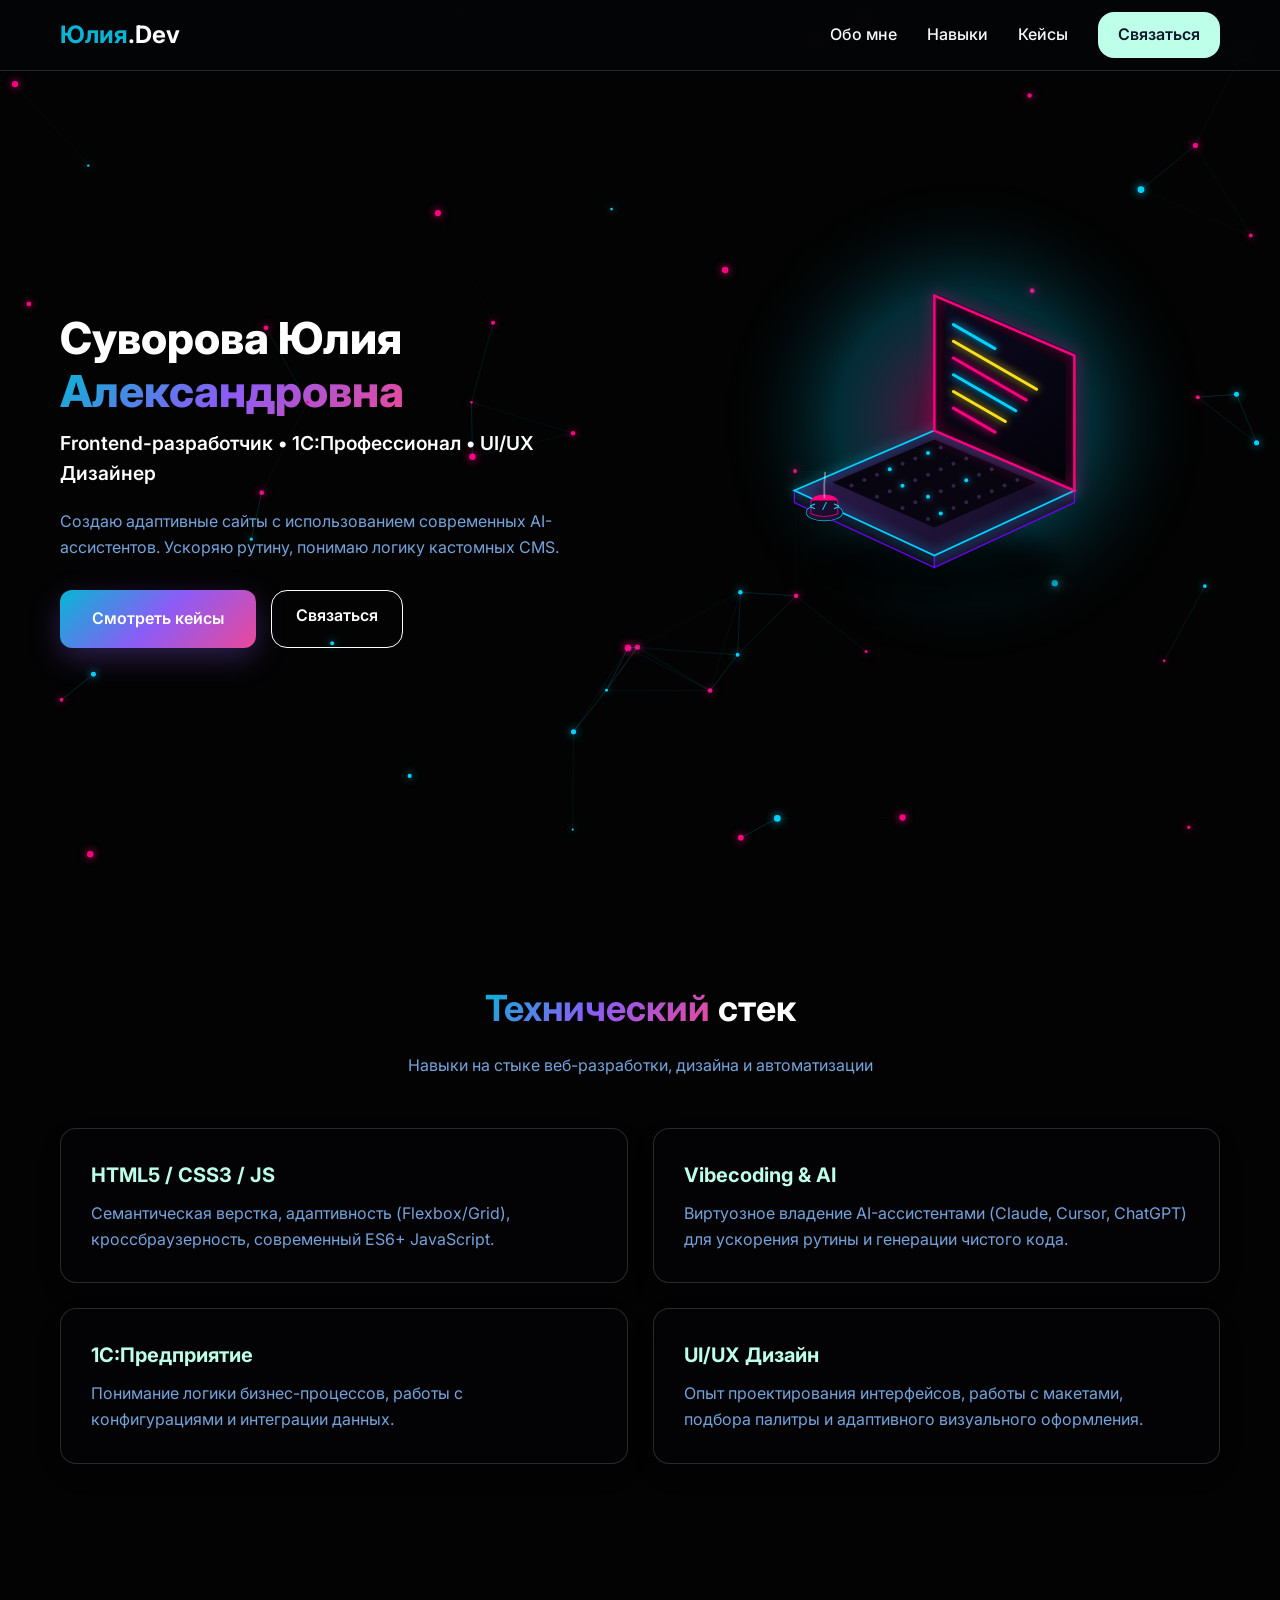
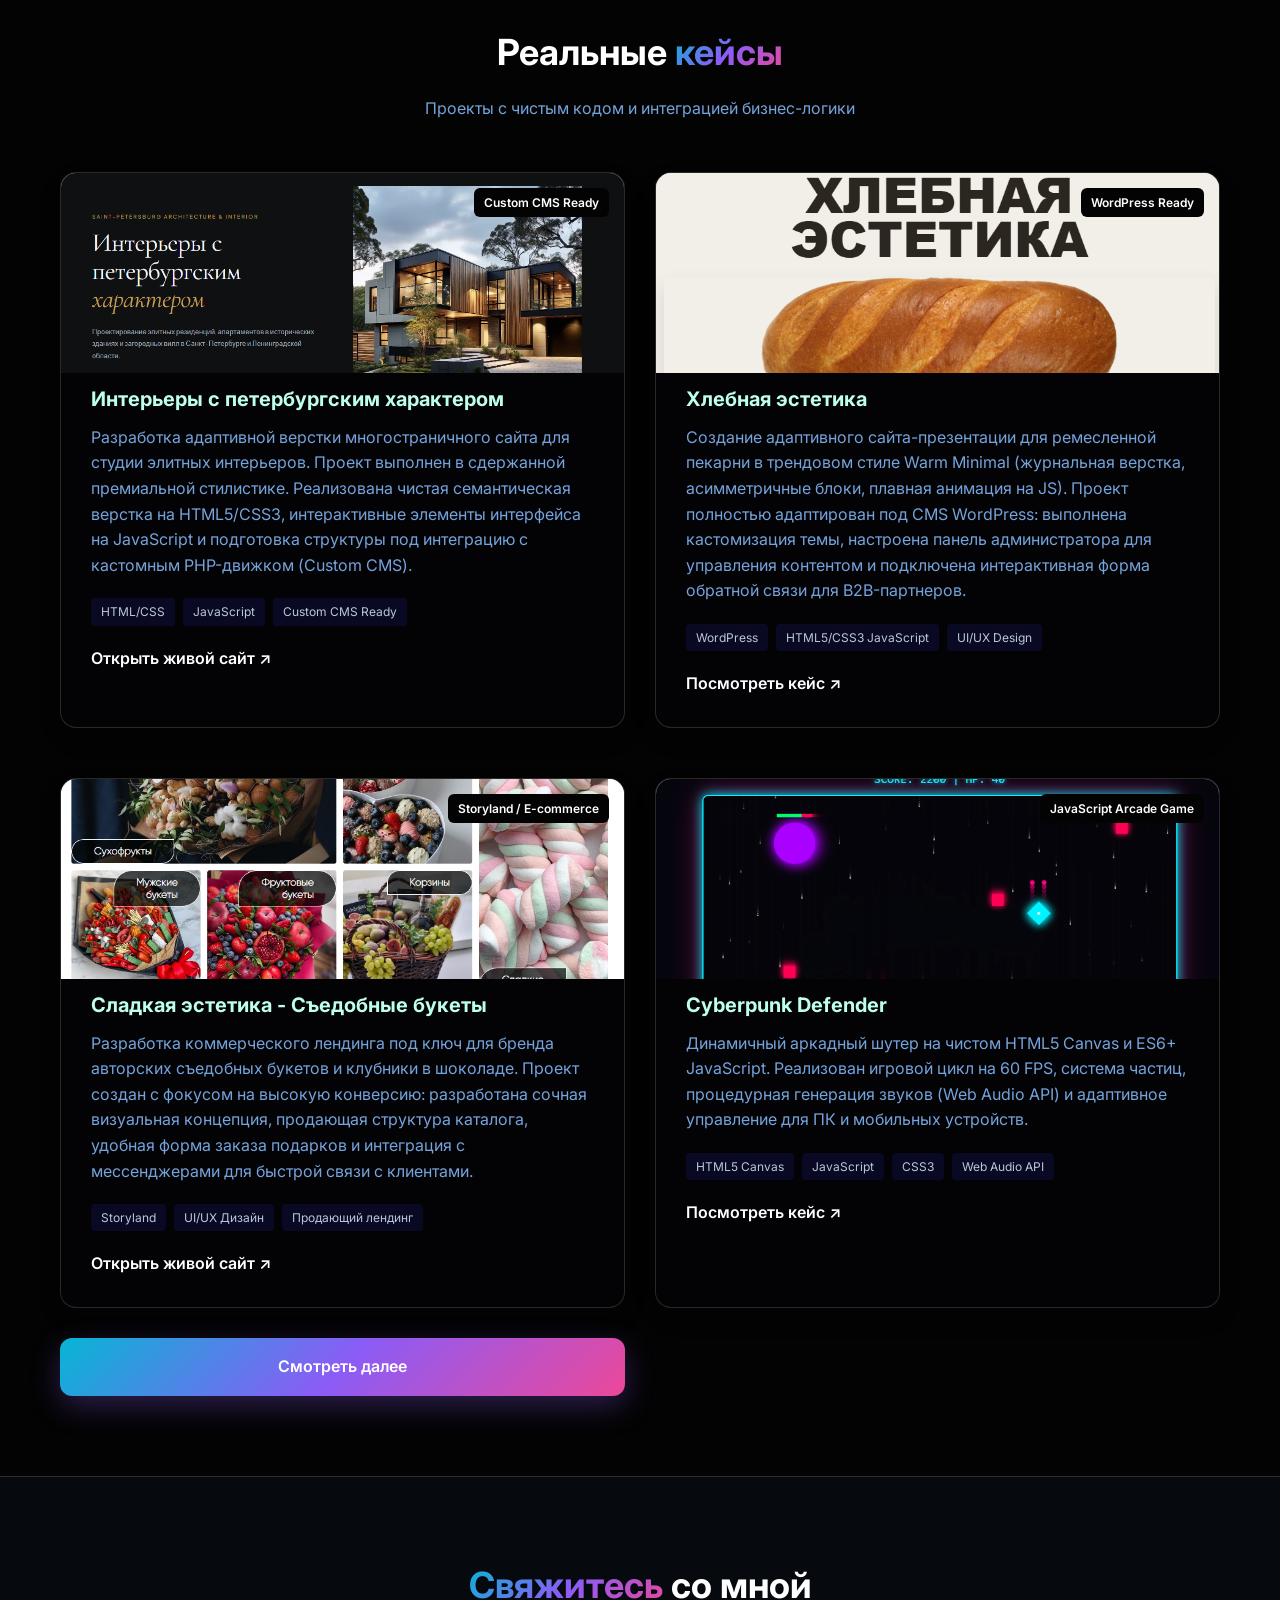
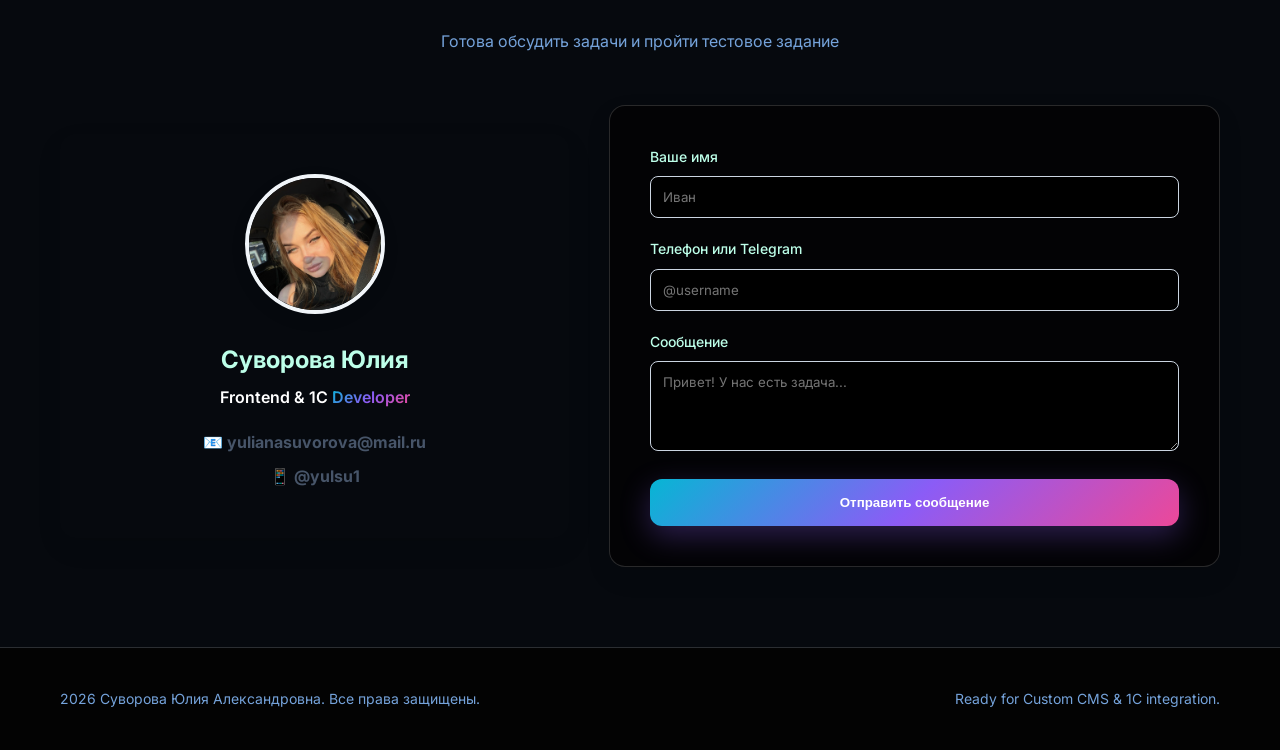
<file: index.html>
<!DOCTYPE html>
<html lang="ru">
<head>
    <meta charset="UTF-8">
    <meta name="viewport" content="width=device-width, initial-scale=1.0">
    <title>Суворова Юлия Александровна | Frontend & 1C Developer</title>
    <meta name="description" content="Портфолио: Суворова Юлия Александровна. Фронтенд, 1С, Дизайн.">
    <!-- Стили -->
    <link rel="stylesheet" href="style.css?v=3">
    <!-- Шрифты (Inter) -->
    <link rel="preconnect" href="https://fonts.googleapis.com">
    <link rel="preconnect" href="https://fonts.gstatic.com" crossorigin>
    <link href="https://fonts.googleapis.com/css2?family=Inter:wght@300;400;500;600;700;800&display=swap" rel="stylesheet">
</head>
<body>

    <!-- Шапка сайта -->
    <header class="header">
        <div class="container header__container">
            <a href="#" class="logo"><span>Юлия</span>.Dev</a>
            <nav class="nav" id="navMenu">
                <a href="#about" class="nav__link">Обо мне</a>
                <a href="#skills" class="nav__link">Навыки</a>
                <a href="#portfolio" class="nav__link">Кейсы</a>
                <a href="#contact" class="nav__link nav__link--btn">Связаться</a>
            </nav>
            <button class="burger" id="burgerBtn" aria-label="Открыть меню">
                <span></span>
                <span></span>
                <span></span>
            </button>
        </div>
    </header>

    <main>
          <!-- Главный экран (Hero): Текст слева, длинный код справа -->
        <section class="hero" id="about">
            <div class="container hero__container-main">
                
                <!-- Левая колонка: Текст -->
                <div class="hero__content">
                    <h1 class="hero__title">Суворова Юлия <span class="gradient-text">Александровна</span></h1>
                    <p class="hero__subtitle-role">Frontend-разработчик • 1С:Профессионал • UI/UX Дизайнер</p>
                    <p class="hero__desc">
                        Создаю адаптивные сайты с использованием современных AI-ассистентов. Ускоряю рутину, понимаю логику кастомных CMS.
                    </p>
                    <div class="hero__actions">
                        <a href="#portfolio" class="btn btn--primary">Смотреть кейсы</a>
                        <a href="#contact" class="btn btn--outline">Связаться</a>
                    </div>
                </div>
              <canvas id="fullCanvasBg"></canvas>
              <div class="empty-right-block"></div>  

            </div>
        </section> 

        <!-- Блок навыков -->
        <section class="skills" id="skills">
            <div class="container">
                <h2 class="section-title"><span class="gradient-text">Технический</span> стек</h2>
                <p class="section-subtitle">Навыки на стыке веб-разработки, дизайна и автоматизации</p>
                <div class="skills__grid">
                    <div class="skill-card">
                        <h3>HTML5 / CSS3 / JS</h3>
                        <p>Семантическая верстка, адаптивность (Flexbox/Grid), кроссбраузерность, современный ES6+ JavaScript.</p>
                    </div>
                    <div class="skill-card">
                        <h3>Vibecoding & AI</h3>
                        <p>Виртуозное владение AI-ассистентами (Claude, Cursor, ChatGPT) для ускорения рутины и генерации чистого кода.</p>
                    </div>
                    <div class="skill-card">
                        <h3>1С:Предприятие</h3>
                        <p>Понимание логики бизнес-процессов, работы с конфигурациями и интеграции данных.</p>
                    </div>
                    <div class="skill-card">
                        <h3>UI/UX Дизайн</h3>
                        <p>Опыт проектирования интерфейсов, работы с макетами, подбора палитры и адаптивного визуального оформления.</p>
                    </div>
                </div>
            </div>
        </section>

        <!-- Портфолио (Кейсы) -->
        <section class="portfolio" id="portfolio">
            <div class="container">
                <h2 class="section-title">Реальные <span class="gradient-text">кейсы</span></h2>
                <p class="section-subtitle">Проекты с чистым кодом и интеграцией бизнес-логики</p>
                
                <div class="portfolio__grid">
                    <article class="project-card">
                        <div class="project-card__img-wrap">
                            <div class="project-badge">Custom CMS Ready</div>
                            <div class="mockup-screen"><img src="spb.png" alt="spb"></div>
                        </div>
                        <div class="project-card__body">
                            <h3>Интерьеры с петербургским характером</h3>
                            <p>Разработка адаптивной верстки многостраничного сайта для студии элитных интерьеров. Проект выполнен в сдержанной премиальной стилистике. Реализована чистая семантическая верстка на HTML5/CSS3, интерактивные элементы интерфейса на JavaScript и подготовка структуры под интеграцию с кастомным PHP-движком (Custom CMS).</p>
                            <div class="tags">
                                <span>HTML/CSS</span>
                                <span>JavaScript</span>
                                <span>Custom CMS Ready</span>
                            </div>
                            <a href="https://yulianasu.github.io/SBPSite/" target="_blank" class="project-link">Открыть живой сайт ↗</a>
                        </div>
                    </article>

                    <article class="project-card">
                        <div class="project-card__img-wrap">
                            <div class="project-badge">WordPress Ready</div>
                            <div class="mockup-screen"><img src="baget.png" alt="Baget"></div>
                        </div>
                        <div class="project-card__body">
                            <h3>Хлебная эстетика</h3>
                            <p>Создание адаптивного сайта-презентации для ремесленной пекарни в трендовом стиле Warm Minimal (журнальная верстка, асимметричные блоки, плавная анимация на JS). Проект полностью адаптирован под CMS WordPress: выполнена кастомизация темы, настроена панель администратора для управления контентом и подключена интерактивная форма обратной связи для B2B-партнеров.</p>
                            <div class="tags">
                                <span>WordPress</span>
                                <span>HTML5/CSS3 JavaScript</span>
                                <span>UI/UX Design</span>
                            </div>
                            <a href="https://yulianasu.github.io/Bakery/" target="_blank" class="project-link">Посмотреть кейс ↗</a>
                        </div>
                    </article>
                </div>

                <p class="section-subtitle"></p>
                
                <div class="portfolio__grid">
                    <article class="project-card">
                        <div class="project-card__img-wrap">
                            <div class="project-badge">Storyland / E-commerce</div>
                            <div class="mockup-screen"><img src="moisait.png" alt="MYsite"></div>
                        </div>
                        <div class="project-card__body">
                            <h3>Сладкая эстетика - Съедобные букеты </h3>
                            <p>Разработка коммерческого лендинга под ключ для бренда авторских съедобных букетов и клубники в шоколаде. Проект создан с фокусом на высокую конверсию: разработана сочная визуальная концепция, продающая структура каталога, удобная форма заказа подарков и интеграция с мессенджерами для быстрой связи с клиентами.</p>
                            <div class="tags">
                                <span>Storyland</span>
                                <span>UI/UX Дизайн </span>
                                <span>Продающий лендинг</span>
                            </div>
                            <a href="https://dolceestetica.ru" target="_blank" class="project-link">Открыть живой сайт ↗</a>
                        </div>
                    </article>

                    <article class="project-card">
                        <div class="project-card__img-wrap">
                            <div class="project-badge">JavaScript Arcade Game</div>
                            <div class="mockup-screen"><img src="Game.png" alt="Cyperpunk Defender"></div>
                        </div>
                        <div class="project-card__body">
                            <h3>Cyberpunk Defender</h3>
                            <p>Динамичный аркадный шутер на чистом HTML5 Canvas и ES6+ JavaScript. Реализован игровой цикл на 60 FPS, система частиц, процедурная генерация звуков (Web Audio API) и адаптивное управление для ПК и мобильных устройств.</p>
                            <div class="tags">
                                <span>HTML5 Canvas</span>
                                <span>JavaScript</span>
                                <span>CSS3</span>
                                <span>Web Audio API</span>
                            </div>
                            <a href="https://yulianasu.github.io/cyberpunk/" target="_blank" class="project-link">Посмотреть кейс ↗</a>
                        </div>
                    </article>
                   <a href="case.html" class = "btn btn--primary">Смотреть далее</a>
                </div>
            </div>
        </section>

        <!-- Контакты -->
         <!-- Контакты: Фото слева, форма справа -->
        <section class="contact" id="contact">
            <div class="container">
                <h2 class="section-title"><span class="gradient-text">Свяжитесь </span> со мной</h2>
                <p class="section-subtitle">Готова обсудить задачи и пройти тестовое задание</p>
                
                <div class="contact__container-new">
                    
                    <!-- Слева: Ваша фотография и контакты -->
                    <div class="contact__photo-box">
                        <!-- Убедитесь, что фото называется photo.jpg или photo.png -->
                        <img src="Yulia.png" alt="Суворова Юлия Александровна" class="contact__real-photo">
                        <h3 class="contact__name">Суворова Юлия</h3>
                        <p class="contact__role">Frontend & 1C <span class="gradient-text">Developer</span></p>
                        <div class="contact-details">
                            <p>📧 <strong>yulianasuvorova@mail.ru</strong></p>
                            <p>📱 <strong>@yulsu1</strong></p>
                        </div>
                    </div>
                <form class="contact-form" id="contactForm">
                    <div class="form-group">
                        <label for="name">Ваше имя</label>
                        <input type="text" id="name" required placeholder="Иван">
                    </div>
                    <div class="form-group">
                        <label for="contact-info">Телефон или Telegram</label>
                        <input type="text" id="contact-info" required placeholder="@username">
                    </div>
                    <div class="form-group">
                        <label for="message">Сообщение</label>
                        <textarea id="message" rows="4" placeholder="Привет! У нас есть задача..."></textarea>
                    </div>
                    <button type="submit" class="btn btn--primary btn--full">Отправить сообщение</button>
                </form>
            </div>
        </section>
    </main>

    <!-- Футер -->
    <footer class="footer">
        <div class="container footer__container">
            <p>2026 Суворова Юлия Александровна. Все права защищены.</p>
            <p>Ready for Custom CMS & 1C integration.</p>
        </div>
    </footer>

    <!-- Скрипты -->
    <script src="app.js"></script>
</body>
</html>
</file>
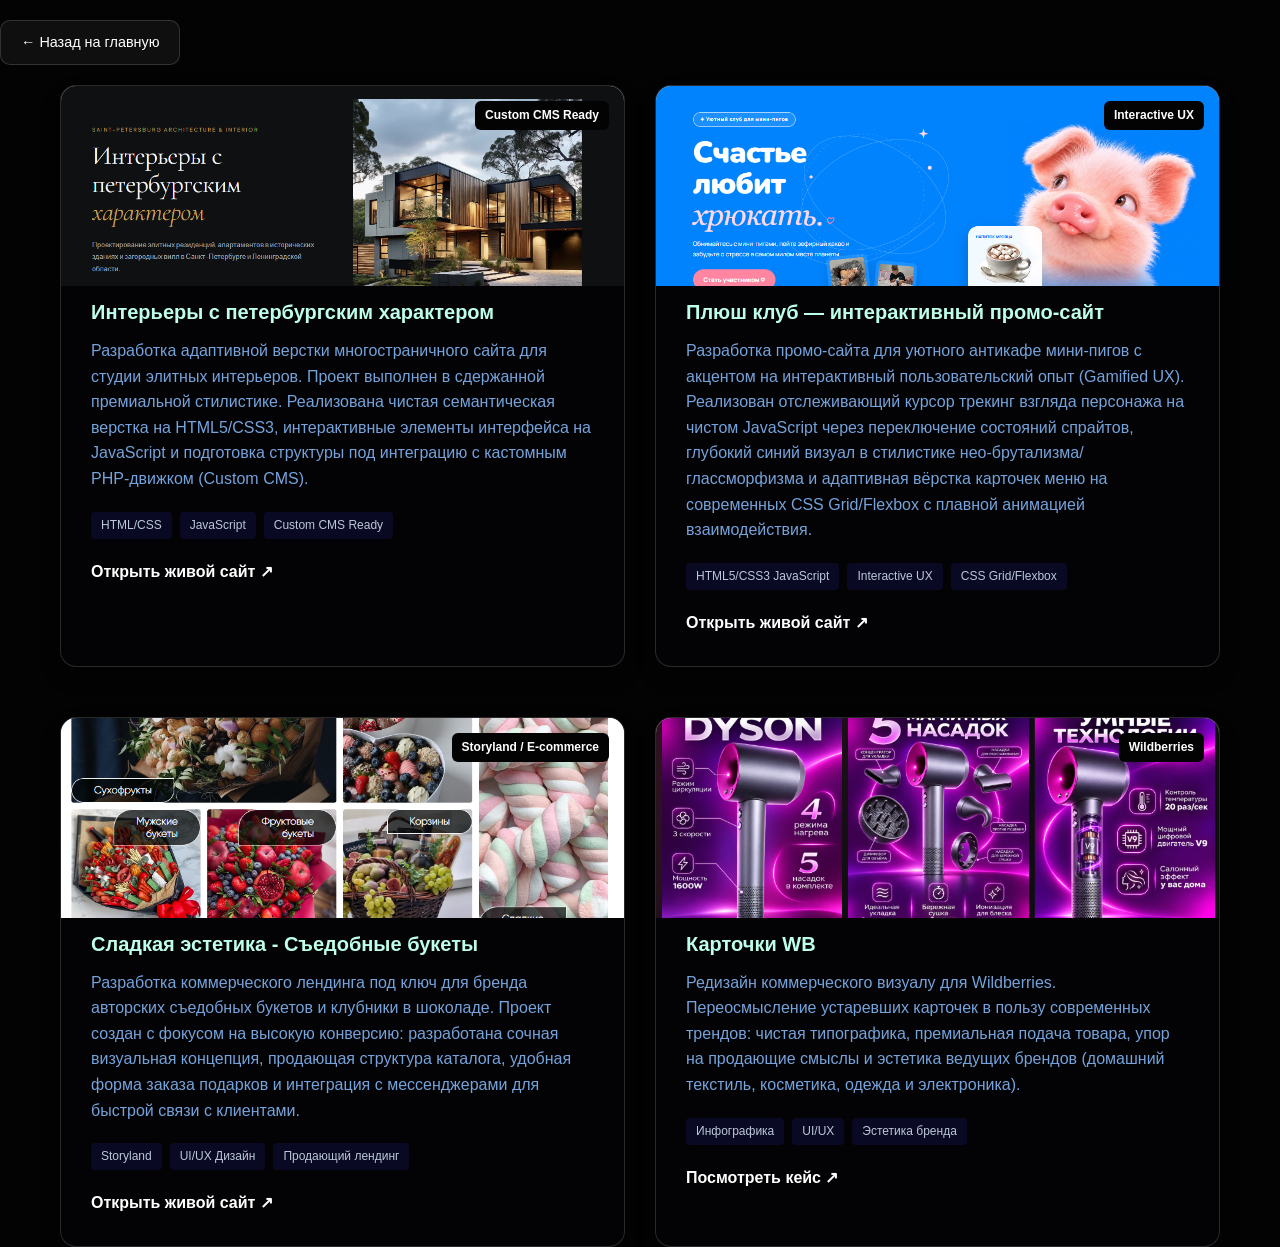
<file: case.html>
<!DOCTYPE html>
<html lang="ru">
<head>
    <meta charset="UTF-8">
    <meta name="viewport" content="width=device-width, initial-scale=1.0">
    <title>Кейсы Суворова</title>
    <link rel="stylesheet" href="style.css?v=3">
</head>
<body>

    <div class="back">
        <!-- Кнопка назад -->
        <a href="index.html" class="back-btn">
            ← Назад на главную
        </a>
    </div>

     <div class="container">                  
                <div class="portfolio__grid">
                    <article class="project-card">
                        <div class="project-card__img-wrap">
                            <div class="project-badge">Custom CMS Ready</div>
                            <div class="mockup-screen"><img src="spb.png" alt="spb"></div>
                        </div>
                        <div class="project-card__body">
                            <h3>Интерьеры с петербургским характером</h3>
                            <p>Разработка адаптивной верстки многостраничного сайта для студии элитных интерьеров. Проект выполнен в сдержанной премиальной стилистике. Реализована чистая семантическая верстка на HTML5/CSS3, интерактивные элементы интерфейса на JavaScript и подготовка структуры под интеграцию с кастомным PHP-движком (Custom CMS).</p>
                            <div class="tags">
                                <span>HTML/CSS</span>
                                <span>JavaScript</span>
                                <span>Custom CMS Ready</span>
                            </div>
                            <a href="https://yulianasu.github.io/SBPSite/" target="_blank" class="project-link">Открыть живой сайт ↗</a>
                        </div>
                    </article>

                    <article class="project-card">
                        <div class="project-card__img-wrap">
                            <div class="project-badge">Interactive UX</div>
                            <div class="mockup-screen"><img src="pig.png" alt="Baget"></div>
                        </div>
                        <div class="project-card__body">
                            <h3>Плюш клуб — интерактивный промо-сайт</h3>
                            <p>Разработка промо-сайта для уютного антикафе мини-пигов с акцентом на интерактивный пользовательский опыт (Gamified UX). Реализован отслеживающий курсор трекинг взгляда персонажа на чистом JavaScript через переключение состояний спрайтов, глубокий синий визуал в стилистике нео-брутализма/глассморфизма и адаптивная вёрстка карточек меню на современных CSS Grid/Flexbox с плавной анимацией взаимодействия.</p>
                            <div class="tags">
                                <span>HTML5/CSS3 JavaScript</span>
                                <span>Interactive UX</span>
                                <span>CSS Grid/Flexbox</span>
                            </div>
                            <a href="https://yulianasu.github.io/pig" target="_blank" class="project-link">Открыть живой сайт ↗</a>
                        </div>
                    </article>
                </div>
<p class="section-subtitle"></p>
                
                <div class="portfolio__grid">
                    <article class="project-card">
                        <div class="project-card__img-wrap">
                            <div class="project-badge">Storyland / E-commerce</div>
                            <div class="mockup-screen"><img src="moisait.png" alt="MYsite"></div>
                        </div>
                        <div class="project-card__body">
                            <h3>Сладкая эстетика - Съедобные букеты </h3>
                            <p>Разработка коммерческого лендинга под ключ для бренда авторских съедобных букетов и клубники в шоколаде. Проект создан с фокусом на высокую конверсию: разработана сочная визуальная концепция, продающая структура каталога, удобная форма заказа подарков и интеграция с мессенджерами для быстрой связи с клиентами.</p>
                            <div class="tags">
                                <span>Storyland</span>
                                <span>UI/UX Дизайн </span>
                                <span>Продающий лендинг</span>
                            </div>
                            <a href="https://dolceestetica.ru" target="_blank" class="project-link">Открыть живой сайт ↗</a>
                        </div>
                    </article>

                    <article class="project-card">
                        <div class="project-card__img-wrap">
                            <div class="project-badge">Wildberries</div>
                            <div class="mockup-screen"><img src="wb.png" alt="Cyperpunk Defender"></div>
                        </div>
                        <div class="project-card__body">
                            <h3>Карточки WB</h3>
                            <p>Редизайн коммерческого визуалу для Wildberries. Переосмысление устаревших карточек в пользу современных трендов: чистая типографика, премиальная подача товара, упор на продающие смыслы и эстетика ведущих брендов (домашний текстиль, косметика, одежда и электроника).</p>
                            <div class="tags">
                                <span>Инфографика</span>
                                <span>UI/UX</span>
                                <span>Эстетика бренда</span>
                            </div>
                            <a href="wb.html" target="_blank" class="project-link">Посмотреть кейс ↗</a>
                        </div>
                    </article>
                   
                </div>

</body>
</html>
</file>
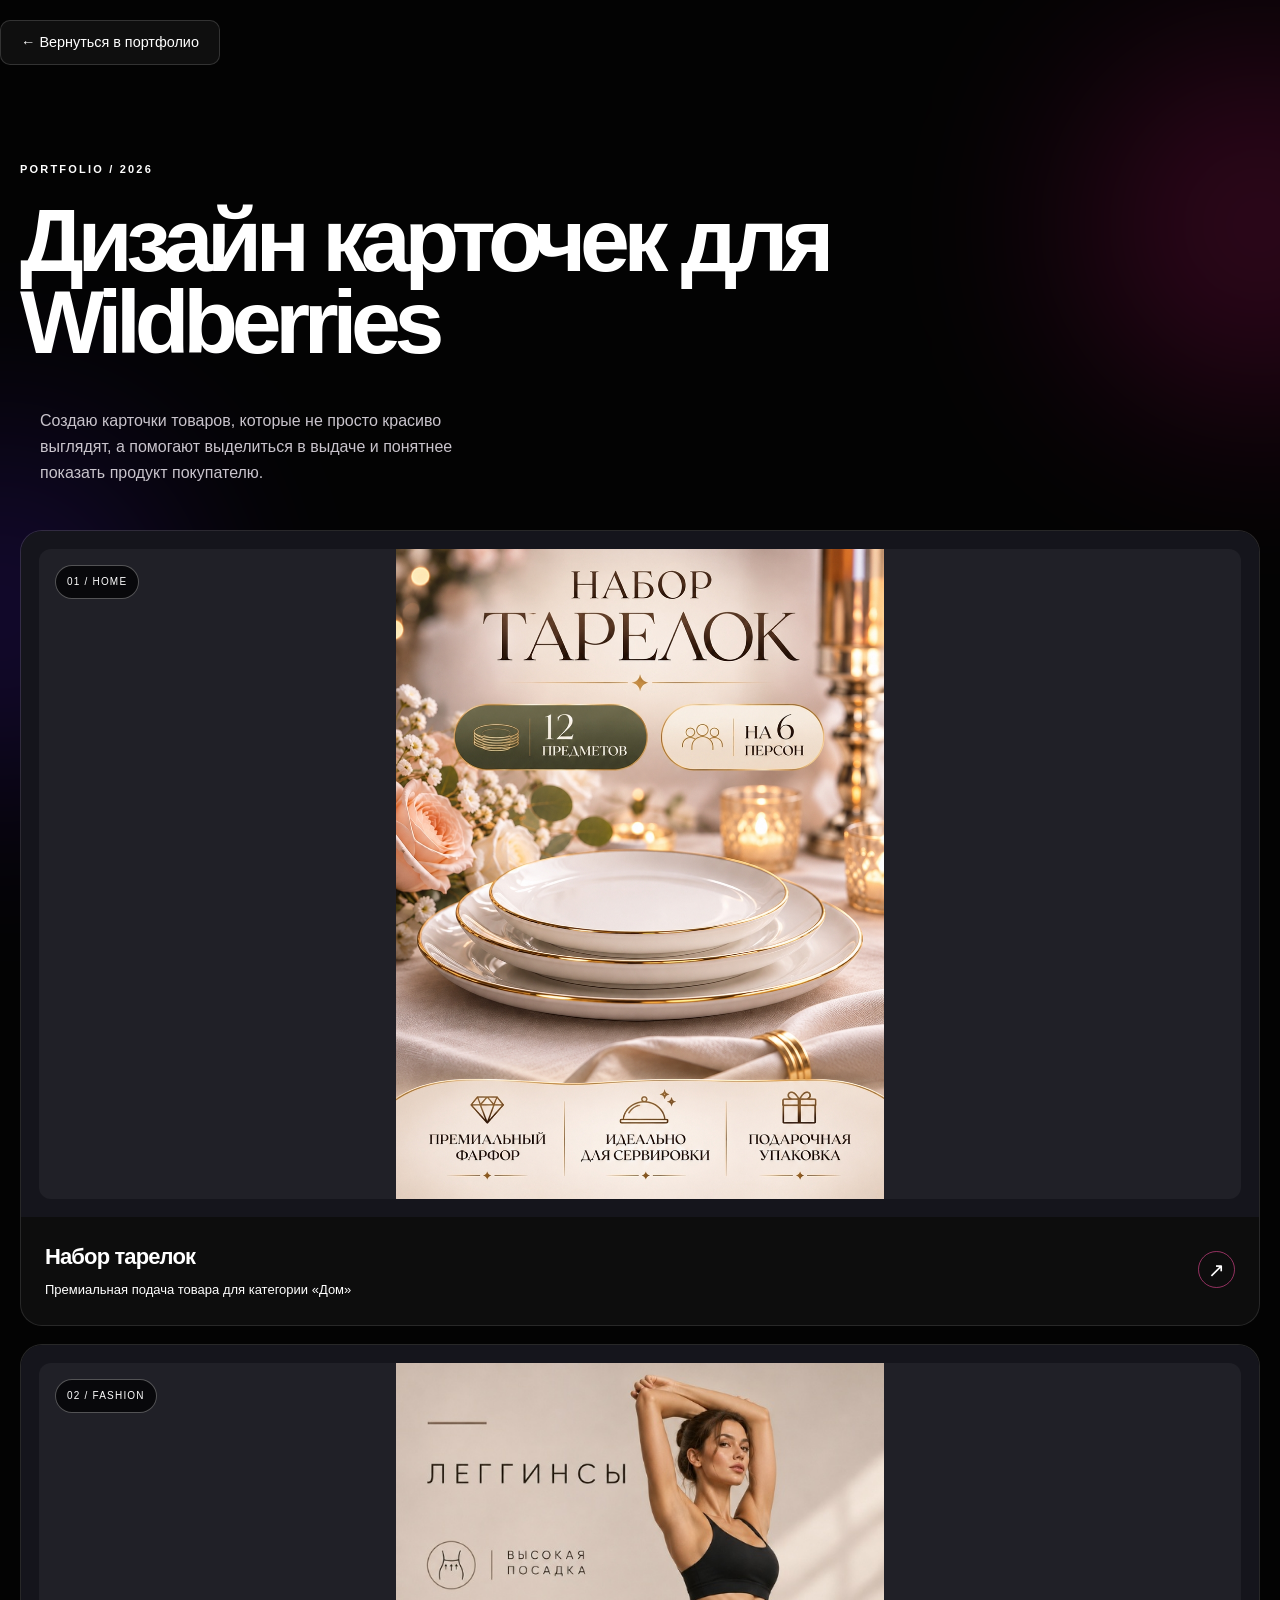
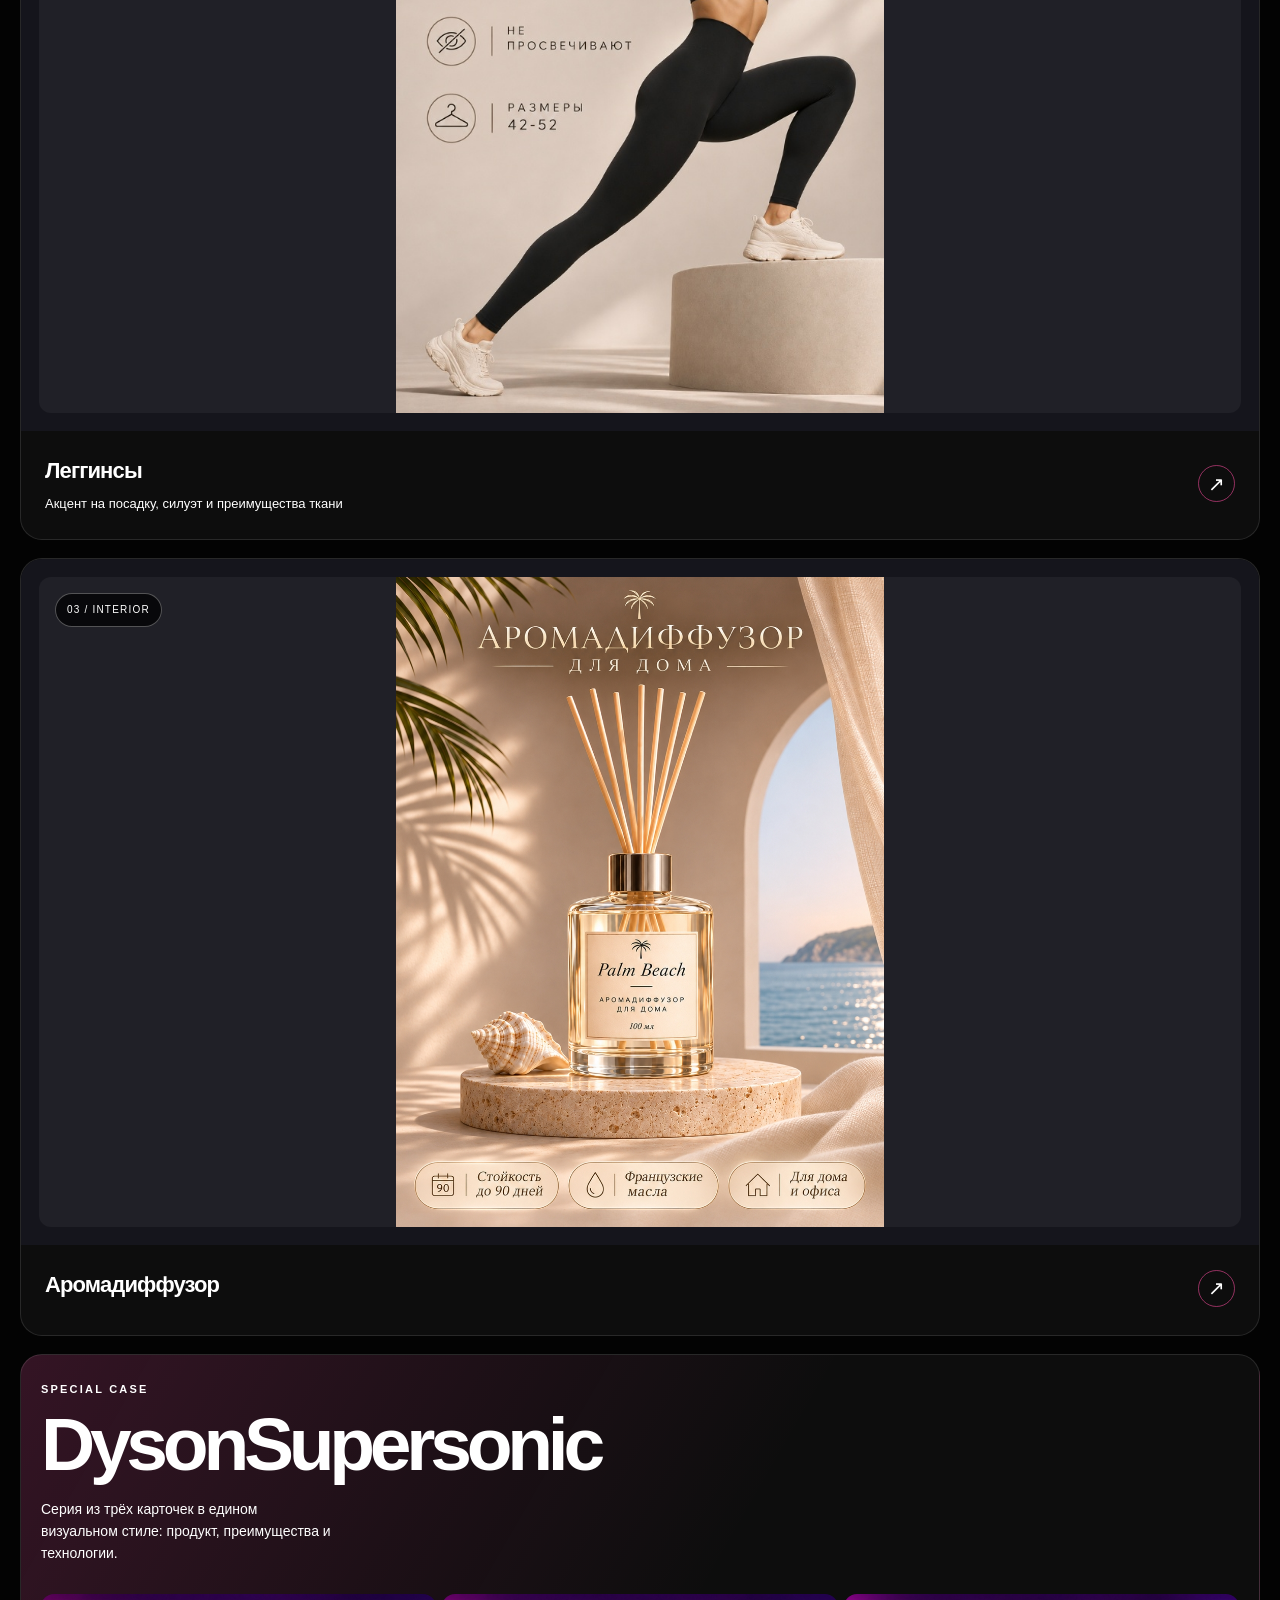
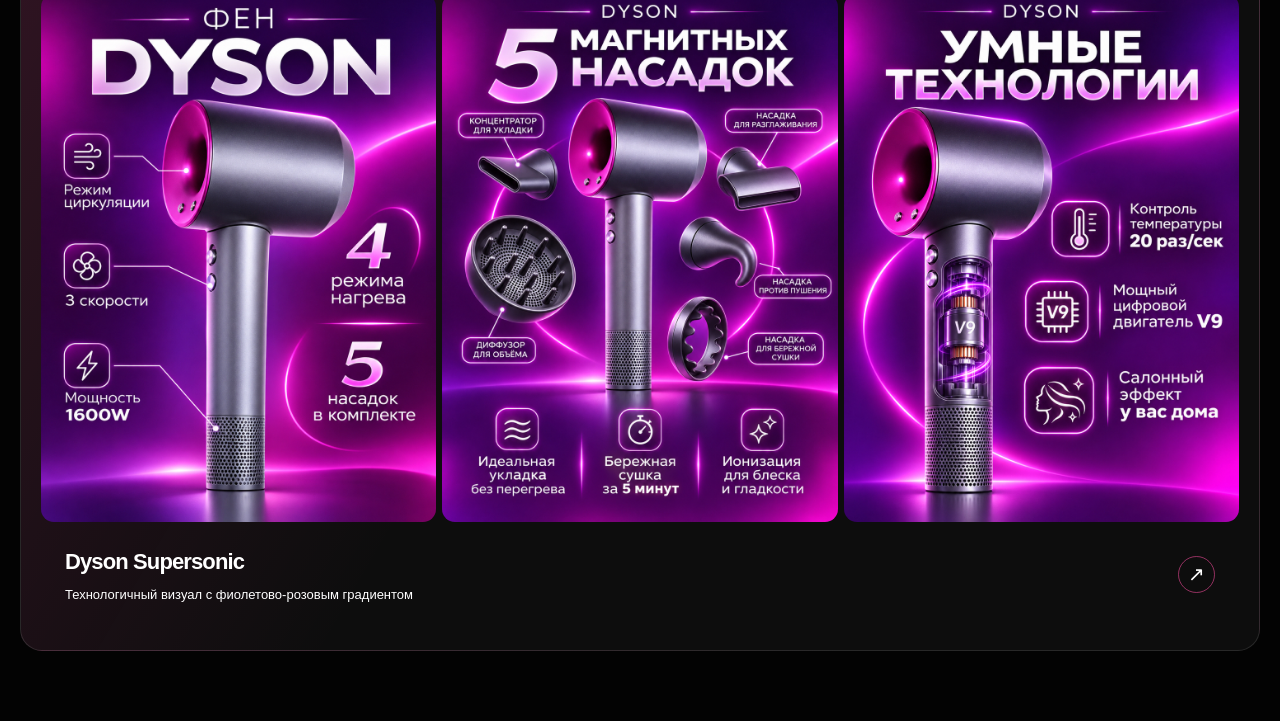
<file: wb.html>
<!DOCTYPE html>
<html lang="en">
<head>
    <meta charset="UTF-8">
    <meta name="viewport" content="width=device-width, initial-scale=1.0">
    <title>Карточки WB</title>
    <link rel="stylesheet" href="style.css?v=3">
</head>
<body>
    <div class="back">
        <!-- Кнопка назад -->
        <a href="index.html" class="back-btn">
            ← Вернуться в портфолио
        </a>
    </div>

    <section class="wb-portfolio" id="wildberries">

  <!-- Декоративный фон -->
  <div class="wb-glow wb-glow-1"></div>
  <div class="wb-glow wb-glow-2"></div>

  <div class="wb-container">

    <!-- Шапка раздела -->
    <header class="wb-header">
      <div>
        <span class="wb-eyebrow">PORTFOLIO / 2026</span>
        <h1>Дизайн карточек
<em>для Wildberries</em></h1>
      </div>

      
    </header>

    <div class="wb-intro">
      <p>
        Создаю карточки товаров, которые не просто красиво выглядят,
        а помогают выделиться в выдаче и понятнее показать продукт покупателю.
      </p>
    </div>

    <!-- Сетка проектов -->
    <div class="wb-grid">

      <!-- Проект 1 -->
      <article class="wb-card wb-card-large">
        <div class="wb-image-wrap">
          <img
            src="wb/dish.png"
            alt="Дизайн карточки набора тарелок"
          >
          <span class="wb-card-label">01 / HOME</span>
        </div>

        <div class="wb-card-info">
          <div>
            <h2>Набор тарелок</h2>
            <p>Премиальная подача товара для категории «Дом»</p>
          </div>
          <span class="wb-arrow">↗</span>
        </div>
      </article>
     
      <!-- Проект 2 -->
      <article class="wb-card">
        <div class="wb-image-wrap">
          <img
            src="wb/leg.png"
            alt="Дизайн карточки леггинсов"
          >
          <span class="wb-card-label">02 / FASHION</span>
        </div>

        <div class="wb-card-info">
          <div>
            <h2>Леггинсы</h2>
            <p>Акцент на посадку, силуэт и преимущества ткани</p>
          </div>
          <span class="wb-arrow">↗</span>
        </div>
      </article>

       <!-- Проект 3 -->
      <article class="wb-card">
        <div class="wb-image-wrap">
          <img
            src="wb/aroma.png"
            alt="Дизайн карточки аромадиффузора"
          >
          <span class="wb-card-label">03 / INTERIOR</span>
        </div>

        <div class="wb-card-info">
          <div>
            <h2>Аромадиффузор</h2>
            <p></p>
          </div>
          <span class="wb-arrow">↗</span>
        </div>
      </article>


      
  <!-- Dyson — отдельный кейс -->
      <article class="wb-card wb-card-featured">
        <div class="wb-featured-heading">
          <span class="wb-eyebrow">SPECIAL CASE</span>
          <h2>Dyson<em>Supersonic</em></h2>
          <p>
            Серия из трёх карточек в едином визуальном стиле:
            продукт, преимущества и технологии.
          </p>
        </div>

        <div class="dyson-gallery">
          <img
            src="wb/dyson1.png"
            alt="Главная карточка Dyson">

          <img
            src="wb/dyson2.png"
            alt="Преимущества Dyson">

          <img
            src="wb/dyson3.png"
            alt="Технологии Dyson">
        </div>

        <div class="wb-card-info">
          <div>
            <h2>Dyson Supersonic</h2>
            <p>Технологичный визуал с фиолетово-розовым градиентом</p>
          </div>
          <span class="wb-arrow">↗</span>
        </div>
      </article>

    </div>
  </div>
  </section>
</body>
</html>
</file>
<file: style.css>
:root {
    --bg-color: hwb(240 1% 99%);          
    --card-bg: #030305;           /* Белые чистые карточки */
    --text-main: #ffffff;         /* Основной текст на синем фоне — белый */
    --text-card: #bdffe9;         /* Текст внутри белых карточек — темно-синий */
    --text-muted: #75a3db;        /* Приглушенный светлый текст */
    --accent: #ffffff;            /* Яркий голубой акцент */
    --accent-hover: #2f0cad;      /* Цвет при наведении */
    --border: rgba(255, 255, 255, 0.15); /* Тонкие полупрозрачные границы */
    --radius: 16px;
    --gradient-brand: linear-gradient(135deg, #06b6d4 0%, #8b5cf6 50%, #ec4899 100%);
}

* {
    box-sizing: border-box;
    margin: 0;
    padding: 0;
}

html {
    scroll-behavior: smooth;
}

body {
    font-family: 'Inter', sans-serif;
    background-color: var(--bg-color);
    color: var(--text-main);
    line-height: 1.6;
}

/* Контейнеры */
.container {
    max-width: 1200px;
    margin: 0 auto;
    padding: 0 20px;
}

section {
    padding: 80px 0;
}

/* Шапка */
.header {
    position: fixed;
    top: 0;
    left: 0;
    width: 100%;
    background-color: rgba(4, 5, 7, 0.9);
    backdrop-filter: blur(10px);
    border-bottom: 1px solid var(--border);
    z-index: 1000;
}

.header__container {
    display: flex;
    align-items: center;
    justify-content: space-between;
    height: 70px;
}

.logo {
    font-size: 1.5rem;
    font-weight: 700;
    color: #ffffff;
    text-decoration: none;
}

.logo span {
    color: #06b6d4;
}

.nav {
    display: flex;
    align-items: center;
    gap: 30px;
}

.nav__link {
    color: #f7faf9;
    text-decoration: none;
    font-weight: 500;
    transition: color 0.2s;
}

.nav__link:hover {
    color: #ffffff;
}

.nav__link--btn {
    background-color: #bdffe9;
    color: #0f172a !important;
    font-weight: 600;
    padding: 10px 20px;
    border-radius: var(--radius);
}

.nav__link--btn:hover {
    background: var(--gradient-brand);
    -webkit-background-clip: text;
    -webkit-text-fill-color: transparent;
}

.burger {
    display: none;
    background: none;
    border: none;
    cursor: pointer;
    flex-direction: column;
    gap: 6px;
}

.burger span {
    display: block;
    width: 25px;
    height: 2px;
    background-color: #ffffff;
}

/* Главный экран (Hero) */
.hero {
    padding-top: 140px;
    min-height: 100vh;
    display: flex;
    align-items: center;
}

.hero__container-main {
    display: grid;
    grid-template-columns: 1fr 1fr;
    gap: 50px;
    align-items: center;
    width: 100%;
}

.badge {
    display: inline-block;
    background: rgba(56, 189, 248, 0.15);
    color: var(--accent);
    padding: 6px 16px;
    border-radius: 20px;
    font-size: 0.875rem;
    font-weight: 600;
    margin-bottom: 20px;
}

.hero__title {
    font-size: 2.75rem;
    font-weight: 800;
    color: #ffffff;
    margin-bottom: 10px;
    line-height: 1.2;
}

.hero__subtitle-role {
    font-size: 1.2rem;
    color: var(--accent);
    font-weight: 600;
    margin-bottom: 20px;
}

.hero__desc {
    font-size: 1rem;
    color: var(--text-muted);
    margin-bottom: 30px;
}

.hero__actions {
    display: flex;
    gap: 15px;
}

.gradient-text {
    background: var(--gradient-brand);
    -webkit-background-clip: text;
    -webkit-text-fill-color: transparent;
}
/* Длинный красивый код справа */
#fullCanvasBg {
    position: fixed;
    top: 0;
    left: 0;
    width: 100vw;
    height: 100vh;
    display: block;
    pointer-events: none; /* чтобы мышка кликала сквозь фон */
    z-index: 1;          /* на заднем плане */
}
 .empty-right-block {
            width: 100%;
            height: 520px;
        }
/* Секция навыков */
.section-title {
    font-size: 2.25rem;
    font-weight: 700;
    text-align: center;
    margin-bottom: 15px;
    color: #ffffff;
}

.section-subtitle {
    text-align: center;
    color: var(--text-muted);
    margin-bottom: 50px;
}

.skills__grid {
    display: grid;
    grid-template-columns: repeat(2, 1fr);
    gap: 25px;
}

.skill-card {
    background: var(--card-bg);
    border: 1px solid var(--border);
    padding: 30px;
    border-radius: var(--radius);
    box-shadow: 0 10px 25px rgba(0,0,0,0.1);
    color: var(--text-card);
    transition: transform 0.2s;
}

.skill-card:hover {
    transform: translateY(-3px);
}

.skill-card h3 {
    margin-bottom: 10px;
    font-size: 1.25rem;
    color: var(--text-card);
}

.skill-card p {
    color: var(--text-muted);
}

/* Портфолио */
.portfolio__grid {
    display: grid;
    grid-template-columns: repeat(2, 1fr);
    gap: 30px;
}

.project-card {
    background: var(--card-bg);
    border: 1px solid var(--border);
    border-radius: var(--radius);
    overflow: hidden;
    box-shadow: 0 10px 25px rgba(0,0,0,0.1);
    color: var(--text-card);
    transition: transform 0.2s;
}

.project-card:hover {
    transform: translateY(-3px);
}

.project-card__img-wrap {
    height: 180px;
    background: #e2e8f0;
    position: relative;
    display: flex;
    align-items: center;
    justify-content: center;
}

.project-badge {
    position: absolute;
    top: 15px;
    right: 15px;
    background: var(--bg-color);
    color: #ffffff;
    padding: 5px 10px;
    border-radius: 6px;
    font-size: 0.75rem;
    font-weight: 600;
}

.mockup-screen {
    width: 100%;
    height: 220px;
    overflow: hidden;
    color: #0f172a;
    font-weight: 600;
    
}

.project-card .mockup-screen img {
    width: 100%;
    height: 100%;
    object-fit: cover;
    display: block;
    border-radius: inherit; 
}

.project-card__body {
    padding: 30px;
}

.project-card__body h3 {
    margin-bottom: 10px;
    font-size: 1.25rem;
    color: var(--text-card);
}

.project-card__body p {
    color: var(--text-muted);
    margin-bottom: 20px;
}

.tags {
    display: flex;
    gap: 8px;
    flex-wrap: wrap;
    margin-bottom: 20px;
}

.tags span {
    background: #0a0923;
    padding: 4px 10px;
    border-radius: 4px;
    font-size: 0.75rem;
    color: #bbc8d9;
}

.project-link {
    color: var(--accent);
    text-decoration: none;
    font-weight: 600;
}

.project-link:hover {
    text-decoration: underline;
}

/* Блок контактов с фото слева и формой справа */
.contact {
    background: rgba(15, 23, 42, 0.3);
    border-top: 1px solid var(--border);
    border-bottom: 1px solid var(--border);
}

.contact__container-new {
    display: grid;
    grid-template-columns: 1fr 1.2fr;
    gap: 40px;
    align-items: center;
}

.contact__photo-box {
    
    padding: 40px;
    border-radius: var(--radius);
    text-align: center;
    color: var(--text-card);
    box-shadow: 0 10px 25px rgba(0,0,0,0.1);
}

.contact__real-photo {
    width: 140px;
    height: 140px;
    border-radius: 50%;
    object-fit: cover;
    margin: 0 auto 20px auto;
    border: 4px solid #f1f5f9;
    box-shadow: 0 5px 15px rgba(0,0,0,0.1);
}

.contact__name {
    font-size: 1.5rem;
    font-weight: 700;
    margin-bottom: 5px;
    color: var(--text-card);
}

.contact__role {
    color: var(--accent);
    font-weight: 600;
    margin-bottom: 20px;
}

.contact-details p {
    margin-bottom: 8px;
    color: #475569;
}

.contact-form {
    background: var(--card-bg);
    border: 1px solid var(--border);
    padding: 40px;
    border-radius: var(--radius);
    color: var(--text-card);
    box-shadow: 0 10px 25px rgba(0,0,0,0.1);
}

.form-group {
    margin-bottom: 20px;
}

.form-group label {
    display: block;
    margin-bottom: 8px;
    font-size: 0.875rem;
    font-weight: 500;
    color: var(--text-card);
}

.form-group input,
.form-group textarea {
    width: 100%;
    padding: 12px;
    background: #000000;
    border: 1px solid #cbd5e1;
    border-radius: 8px;
    color: #000000;
    font-family: inherit;
}

.form-group input:focus,
.form-group textarea:focus {
    outline: none;
    border-color: var(--accent);
}

/* Кнопки */
.btn {
    display: inline-block;
    padding: 12px 24px;
    border-radius: var(--radius);
    font-weight: 600;
    text-decoration: none;
    text-align: center;
    cursor: pointer;
    transition: all 0.2s;
}

.btn--primary {

        background: var(--gradient-brand);
    color: #fff;
    padding: 16px 32px;
    border-radius: 12px !important;
    font-weight: 600;
    text-decoration: none;
    transition: 0.3s;
    box-shadow: 0 10px 30px rgba(139, 92, 246, 0.3);
    border: none;
    cursor: pointer;
}

.btn--primary:hover {
    background-color: var(--accent-hover);
}

.btn--outline {
    background: transparent;
    border: 1px solid #ffffff;
    color: #ffffff;
}

.btn--outline:hover {
    background: rgba(255, 255, 255, 0.1);
}

.btn--full {
    width: 100%;
}

/* Футер */
.footer {
    padding: 40px 0;
    text-align: center;
    color: var(--text-muted);
    font-size: 0.875rem;
}

.footer__container {
    display: flex;
    justify-content: space-between;
}

/* Другие страницы */

/* Кнопка назад в case*/
.back-btn {
    display: inline-flex;
    align-items: center;
    gap: 8px;
    padding: 10px 20px;
    background: rgba(255, 255, 255, 0.05); 
    border: 1px solid rgba(255, 255, 255, 0.15); 
    border-radius: 10px;
    color: #ffffff !important; 
    font-family: inherit;
    font-size: 0.9rem;
    font-weight: 500;
    text-decoration: none;
    transition: all 0.2s ease;
    margin: 20px 0; 
}
/* Эффект при наведении мышки */
.back-btn:hover {
    background: rgba(139, 92, 246, 0.2); 
    border-color: #8b5cf6; 
    transform: translateY(-2px); 
}

/*Вб*/
wb-portfolio {
  --black: #08080b;
  --black-soft: #111116;
  --pink: #ff4fa3;
  --pink-light: #ff9bc9;
  --white: #f8f6f8;
  --muted: #98939c;

  position: relative;
  overflow: hidden;
  background:
    radial-gradient(
      circle at 82% 8%,
      rgba(255, 57, 150, .16),
      transparent 25rem
    ),
    radial-gradient(
      circle at 6% 78%,
      rgba(123, 52, 255, .12),
      transparent 25rem
    ),
    var(--black);
  color: var(--white);
  padding: 110px 24px 90px;
  font-family: Inter, Arial, sans-serif;
}

.wb-container {
  position: relative;
  z-index: 2;
  max-width: 1240px;
  margin: 0 auto;
}

.wb-glow {
  position: absolute;
  width: 360px;
  height: 360px;
  border-radius: 50%;
  filter: blur(100px);
  opacity: .18;
  pointer-events: none;
}

.wb-glow-1 {
  background: #ff198f;
  top: 5%;
  right: -160px;
}

.wb-glow-2 {
  background: #6328ff;
  bottom: 12%;
  left: -180px;
}

/* Шапка */

.wb-header {
  display: flex;
  align-items: flex-end;
  justify-content: space-between;
  gap: 40px;
  margin-bottom: 38px;
}

.wb-eyebrow {
  display: inline-block;
  color: var(--pink);
  font-size: 11px;
  font-weight: 700;
  letter-spacing: .2em;
  text-transform: uppercase;
}

.wb-header h1 {
  margin: 18px 0 0;
  max-width: 850px;
  font-size: clamp(44px, 7vw, 92px);
  line-height: .92;
  letter-spacing: -.07em;
  font-weight: 800;
}

.wb-header h1 em,
.wb-featured-heading h2 em,
.wb-footer h2 em {
  color: var(--pink);
  font-style: normal;
}

.wb-header-note {
  display: flex;
  align-items: center;
  gap: 12px;
  flex-shrink: 0;
}

.wb-number {
  color: var(--pink);
  font-size: 62px;
  line-height: .8;
  font-weight: 800;
  letter-spacing: -.08em;
}

.wb-header-note p {
  margin: 0;
  color: var(--muted);
  font-size: 12px;
  line-height: 1.35;
  text-transform: uppercase;
  letter-spacing: .08em;
}

.wb-intro {
  max-width: 490px;
  margin: 0 0 70px auto;
  border-left: 1px solid var(--pink);
  padding-left: 20px;
}

.wb-intro p {
  margin: 0;
  color: #c9c4cc;
  font-size: 16px;
  line-height: 1.6;
}

/* Карточки */

.wb-grid {
  display: grid;
  grid-template-columns: repeat(2, 1fr);
  gap: 26px;
}

.wb-card {
  min-width: 0;
  background: rgba(255, 255, 255, .045);
  border: 1px solid rgba(255, 255, 255, .11);
  border-radius: 22px;
  overflow: hidden;
  transition: transform .35s ease, border-color .35s ease,
              background .35s ease;
}

.wb-card:hover {
  transform: translateY(-8px);
  border-color: rgba(255, 79, 163, .7);
  background: rgba(255, 255, 255, .07);
}

.wb-card-large,
.wb-card-wide,
.wb-card-featured {
  grid-column: span 2;
}

.wb-image-wrap {
  position: relative;
  background: #15151c;
  padding: 18px;
}

.wb-image-wrap img {
  display: block;
  width: 100%;
  max-height: 650px;
  object-fit: contain;
  border-radius: 12px;
  background: #202027;
}
.wb-card-label {
  position: absolute;
  top: 34px;
  left: 34px;
  padding: 8px 11px;
  border: 1px solid rgba(255, 255, 255, .3);
  border-radius: 100px;
  background: rgba(8, 8, 11,
62);
  backdrop-filter: blur(8px);
  color: white;
  font-size: 10px;
  letter-spacing: .12em;
}

.wb-card-info {
  display: flex;
  align-items: center;
  justify-content: space-between;
  gap: 20px;
  padding: 22px 24px 25px;
}

.wb-card-info h2 {
  margin: 0 0 7px;
  color: var(--white);
  font-size: 22px;
  letter-spacing: -.04em;
}

.wb-card-info p {
  margin: 0;
  color: var(--muted);
  font-size: 13px;
  line-height: 1.45;
}

.wb-arrow {
  display: grid;
  place-items: center;
  width: 37px;
  height: 37px;
  flex: 0 0 37px;
  border: 1px solid rgba(255, 79, 163, .55);
  border-radius: 50%;
  color: var(--pink);
  font-size: 20px;
}

/* Dyson-кейс */

.wb-card-featured {
  padding: 32px;
  background:
    linear-gradient(120deg, rgba(255, 56, 157, .16), transparent 47%),
    rgba(255, 255, 255, .045);
}

.wb-featured-heading {
  display: flex;
  align-items: flex-end;
  justify-content: space-between;
  gap: 30px;
  margin-bottom: 30px;
}

.wb-featured-heading h2 {
  margin: 12px 0 0;
  font-size: clamp(42px, 6vw, 75px);
  line-height: .87;
  letter-spacing: -.07em;
}

.wb-featured-heading p {
  max-width: 290px;
  margin: 0;
  color: var(--muted);
  font-size: 14px;
  line-height: 1.55;
}

.dyson-gallery {
  display: grid;
  grid-template-columns: repeat(3, 1fr);
  gap: 13px;
}

.dyson-gallery img {
  display: block;
  width: 100%;
  border-radius: 13px;
  background: #16131d;
  transition: transform .35s ease;
}

.dyson-gallery img:hover {
  transform: scale(1.025);
}


/* Адаптивность */
@media screen and (max-width: 768px) {

    /* 1. Общий сброс прокрутки вбок */
    body, html {
        width: 100% !important;
        overflow-x: hidden !important;
        margin: 0 !important;
        padding: 0 !important;
    }

    /* 2. ШАПКА: аккуратная строка, лого слева, меню и кнопка компактно */
    header, .header {
        display: flex !important;
        justify-content: space-between !important;
        align-items: center !important;
        padding: 10px 15px !important;
        width: 100% !important;
        box-sizing: border-box !important;
    }

    /* Прячем десктопное меню, оставляем бургер или компактный вид */
    .nav {
        display: none !important; /* Если у тебя бургер-меню управляется через JS */
    }

    /* Кнопка «Связаться» в шапке на мобилке делаем поменьше, чтобы не рвала дизайн */
    .header .btn, 
    .header__btn {
        padding: 8px 14px !important;
        font-size: 0.85rem !important;
    }

    /* 3. ГЛАВНЫЙ ЭКРАН (Hero): всё ровно по центру */
    .hero__container-main {
        display: flex !important;
        flex-direction: column !important;
        align-items: center !important;
        text-align: center !important;
        padding: 20px 15px !important;
        width: 100% !important;
        box-sizing: border-box !important;
    }

    .hero__title {
        font-size: 2rem !important;
        width: 100% !important;
    }

    .hero__description {
        max-width: 100% !important;
        margin: 0 auto 20px auto !important;
        text-align: center !important;
    }

    .hero__btns {
        display: flex !important;
        flex-direction: column !important;
        align-items: center !important;
        width: 100% !important;
        gap: 12px !important;
    }

    .btn {
        width: 100% !important;
        max-width: 280px !important;
        margin: 0 auto !important;
    }

    /* 4. profile.js */
    .empty-right-block {
                height: 380px;
            }

    /* 5. КАРТОЧКИ НАВЫКОВ И КЕЙСОВ — ровно в 1 колонку по центру */
    .skills__grid, 
    .portfolio__grid {
        display: flex !important;
        flex-direction: column !important;
        align-items: center !important;
        gap: 20px !important;
        width: 100% !important;
        padding: 0 15px !important;
        box-sizing: border-box !important;
    }

    .skills__card, 
    .portfolio__card {
        width: 100% !important;
        max-width: 350px !important;
        margin: 0 auto !important;
        box-sizing: border-box !important;
    }

    /* 6. ИСПРАВЛЯЕМ ФОРМУ (чтобы поля не улетали вбок, а встали друг под другом) */
    .contact__container-new,
    .contact__grid {
        display: flex !important;
        flex-direction: column !important;
        align-items: center !important;
        width: 100% !important;
        padding: 0 15px !important;
        box-sizing: border-box !important;
    }

    /* Карточка с формой и блок с контактами (твое фото и почта) */
    .contact__info,
    .contact__form-wrapper,
    form#contactForm {
        width: 100% !important;
        max-width: 350px !important;
        margin: 0 auto 20px auto !important;
        box-sizing: border-box !important;
    }
}
 .wb-portfolio {
    padding: 70px 16px;
  }

  .wb-header {
    display: block;
  }

  .wb-header-note {
    margin-top: 30px;
  }

  .wb-intro {
    margin: 45px 0 45px;
  }

  .wb-grid {
    grid-template-columns: 1fr;
    gap: 18px;
  }

  .wb-card-large,
  .wb-card-wide,
  .wb-card-featured {
    grid-column: span 1;
  }

  .wb-card-featured {
    padding: 20px;
  }

  .wb-featured-heading,
  .wb-footer-content {
    display: block;
  }

  .wb-featured-heading p {
    margin-top: 22px;
  }

  .dyson-gallery {
    grid-template-columns: repeat(3, 1fr);
    gap: 6px;
  }
</file>
